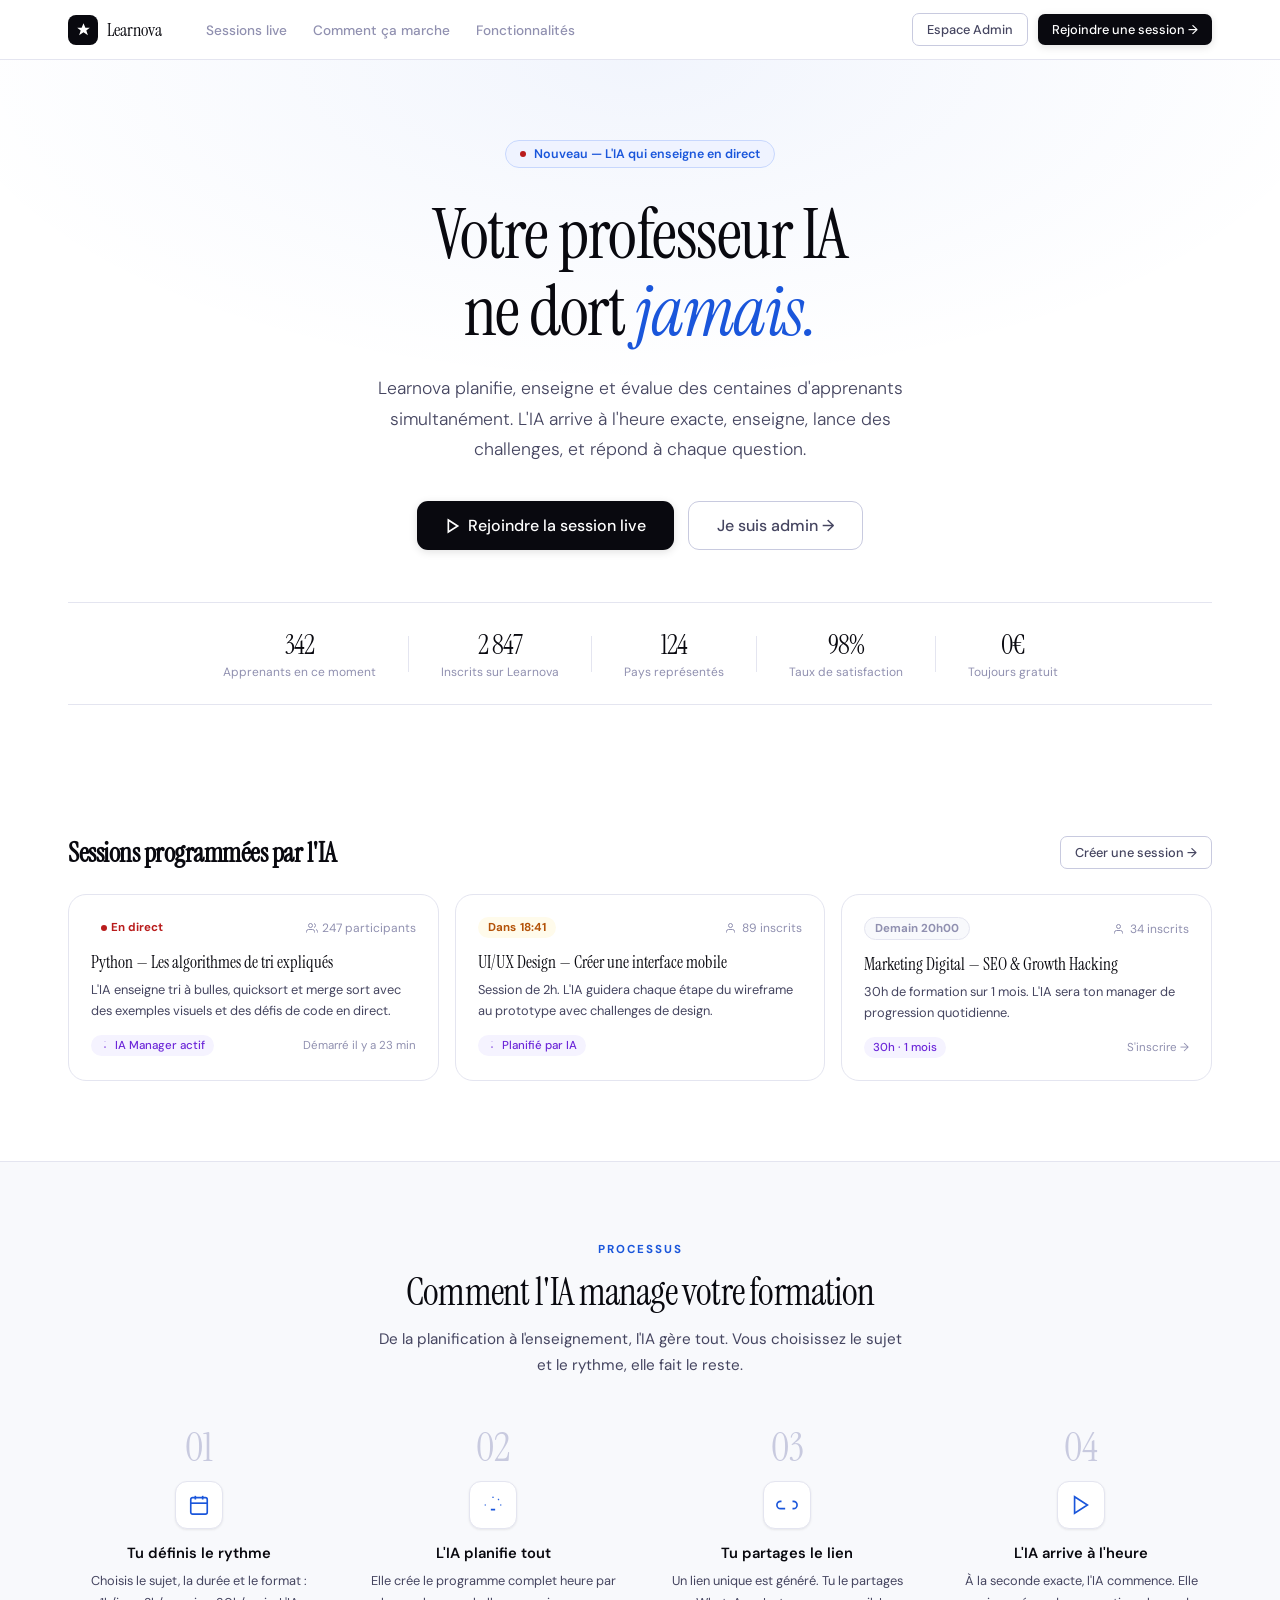
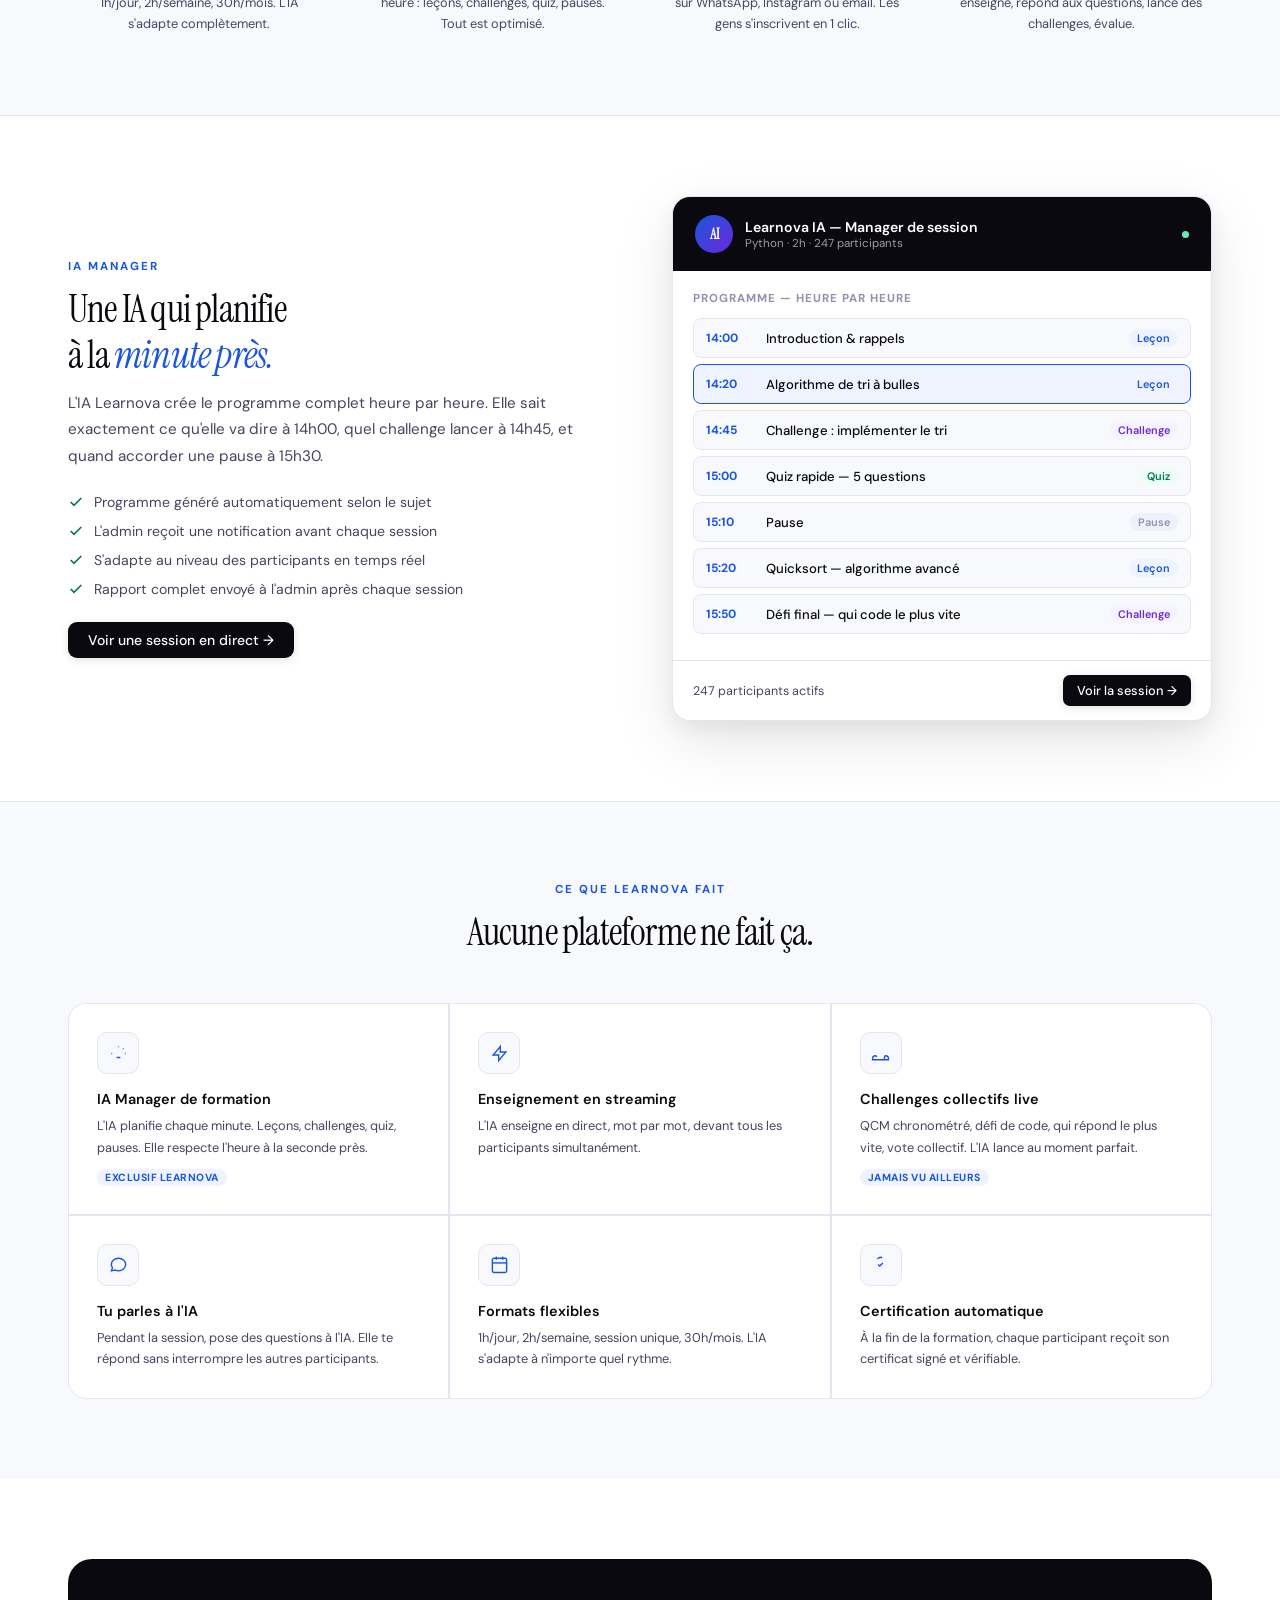
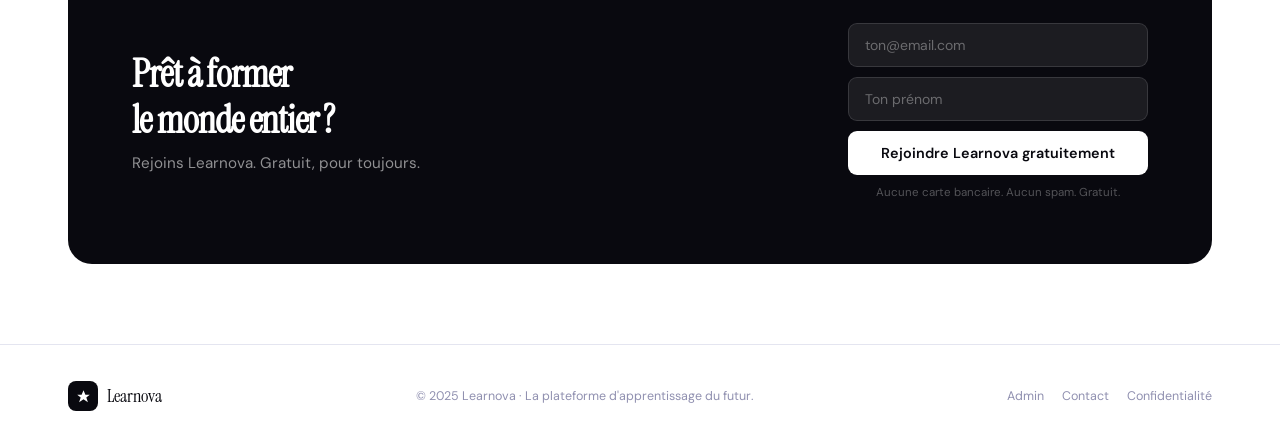
<file: index-8.html>
<!DOCTYPE html>
<html lang="fr">
<head>
<meta charset="UTF-8"/>
<meta name="viewport" content="width=device-width, initial-scale=1.0"/>
<title>Learnova — L'IA qui vous enseigne en direct</title>
<link rel="stylesheet" href="style.css"/>
<style>
body { padding-top:60px; }

/* HERO */
.hero { padding:80px 0 60px; text-align:center; position:relative; overflow:hidden; }
.hero::before { content:''; position:absolute; inset:0; background:radial-gradient(ellipse 80% 60% at 50% 0%, rgba(26,86,219,.06) 0%, transparent 70%); pointer-events:none; }
.hero-eyebrow { display:inline-flex; align-items:center; gap:8px; background:var(--al); border:1px solid var(--am); color:var(--accent); padding:5px 14px; border-radius:100px; font-size:.78rem; font-weight:600; margin-bottom:28px; }
.hero h1 { font-family:var(--h); font-size:clamp(2.8rem,5.5vw,4.4rem); font-weight:400; line-height:1.1; letter-spacing:-1.5px; margin-bottom:22px; }
.hero h1 em { font-style:italic; color:var(--accent); }
.hero-sub { font-size:1.1rem; color:var(--text2); line-height:1.75; max-width:580px; margin:0 auto 36px; font-weight:300; }
.hero-actions { display:flex; gap:14px; justify-content:center; flex-wrap:wrap; margin-bottom:52px; }

/* STATS */
.hero-stats { display:flex; align-items:center; justify-content:center; gap:32px; padding:24px 0; border-top:1px solid var(--border); border-bottom:1px solid var(--border); margin-bottom:70px; flex-wrap:wrap; }
.hs-num { font-family:var(--h); font-size:1.7rem; color:var(--text); letter-spacing:-1px; }
.hs-label { font-size:.75rem; color:var(--text3); margin-top:2px; }
.hs-div { width:1px; height:36px; background:var(--border); }

/* SESSIONS GRID */
.sessions-grid { display:grid; grid-template-columns:repeat(3,1fr); gap:16px; margin-bottom:80px; }
.session-card { background:var(--bg); border:1px solid var(--border); border-radius:18px; padding:22px; cursor:pointer; transition:all .25s; position:relative; overflow:hidden; }
.session-card:hover { border-color:var(--border2); box-shadow:var(--sh2); transform:translateY(-3px); }
.session-card::before { content:''; position:absolute; top:0; left:0; right:0; height:2px; background:linear-gradient(90deg,var(--accent),#6d28d9); opacity:0; transition:opacity .25s; }
.session-card:hover::before { opacity:1; }
.sc-top { display:flex; align-items:center; justify-content:space-between; margin-bottom:14px; }
.sc-participants { font-size:.75rem; color:var(--text3); display:flex; align-items:center; gap:4px; }
.sc-title { font-family:var(--h); font-size:1.05rem; margin-bottom:6px; line-height:1.3; }
.sc-desc { font-size:.8rem; color:var(--text2); line-height:1.6; margin-bottom:14px; }
.sc-meta { display:flex; align-items:center; gap:10px; }
.sc-ai-tag { display:flex; align-items:center; gap:5px; font-size:.72rem; color:var(--purple); background:var(--pl); padding:3px 9px; border-radius:100px; font-weight:500; }
.sc-time { font-size:.72rem; color:var(--text3); margin-left:auto; }
.sc-countdown { font-family:var(--h); font-size:1.1rem; color:var(--accent); margin-top:10px; }

/* HOW IT WORKS */
.how-section { padding:80px 0; background:var(--bg2); border-top:1px solid var(--border); border-bottom:1px solid var(--border); }
.how-grid { display:grid; grid-template-columns:repeat(4,1fr); gap:32px; margin-top:48px; }
.how-step { text-align:center; padding:0 8px; }
.how-num { font-family:var(--h); font-size:2.5rem; color:var(--border2); line-height:1; margin-bottom:14px; }
.how-icon { width:48px; height:48px; border-radius:12px; background:var(--bg); border:1px solid var(--border); display:flex; align-items:center; justify-content:center; margin:0 auto 14px; box-shadow:var(--sh1); }
.how-icon svg { width:22px; height:22px; color:var(--accent); }
.how-step h3 { font-size:.92rem; font-weight:600; margin-bottom:7px; }
.how-step p { font-size:.8rem; color:var(--text2); line-height:1.7; }

/* AI MANAGER DEMO */
.aim-grid { display:grid; grid-template-columns:1fr 1fr; gap:64px; align-items:center; padding:80px 0; }
.aim-ui { background:var(--bg); border:1px solid var(--border); border-radius:18px; overflow:hidden; box-shadow:var(--sh3); }
.aim-header { background:var(--text); padding:18px 22px; display:flex; align-items:center; gap:12px; }
.aim-ai-av { width:38px; height:38px; border-radius:50%; background:linear-gradient(135deg,var(--accent),#6d28d9); display:flex; align-items:center; justify-content:center; font-size:.9rem; font-weight:700; color:#fff; font-family:var(--h); flex-shrink:0; }
.aim-ai-name { font-size:.88rem; font-weight:600; color:#fff; }
.aim-ai-status { font-size:.72rem; color:rgba(255,255,255,.6); }
.aim-online { width:7px; height:7px; border-radius:50%; background:#6ee7b7; margin-left:auto; animation:pulse 2s infinite; }
.aim-body { padding:20px; }
.aim-plan-title { font-size:.72rem; font-weight:700; text-transform:uppercase; letter-spacing:1px; color:var(--text3); margin-bottom:12px; }
.aim-slot { display:flex; align-items:center; gap:12px; padding:10px 12px; background:var(--bg2); border-radius:8px; border:1px solid var(--border); margin-bottom:6px; transition:all .15s; }
.aim-slot.active-slot { border-color:var(--accent); background:var(--al); }
.aim-slot-time { font-size:.75rem; font-weight:700; color:var(--accent); width:48px; flex-shrink:0; }
.aim-slot-topic { font-size:.82rem; font-weight:500; flex:1; }
.aim-slot-type { font-size:.68rem; padding:2px 8px; border-radius:100px; font-weight:600; }
.slot-lesson { background:var(--al); color:var(--accent); }
.slot-challenge { background:var(--pl); color:var(--purple); }
.slot-quiz { background:var(--gl); color:var(--green); }
.slot-break { background:var(--bg3); color:var(--text3); }
.aim-footer { border-top:1px solid var(--border); padding:14px 20px; display:flex; align-items:center; justify-content:space-between; }

/* FEATURES */
.features-section { padding:80px 0; background:var(--bg2); border-top:1px solid var(--border); }
.feat-grid { display:grid; grid-template-columns:repeat(3,1fr); gap:2px; background:var(--border); border:1px solid var(--border); border-radius:18px; overflow:hidden; margin-top:48px; }
.feat { background:var(--bg); padding:28px; transition:background .2s; }
.feat:hover { background:var(--bg2); }
.feat-icon { width:42px; height:42px; border-radius:10px; background:var(--bg2); border:1px solid var(--border); display:flex; align-items:center; justify-content:center; margin-bottom:16px; }
.feat-icon svg { width:19px; height:19px; color:var(--accent); }
.feat h3 { font-size:.9rem; font-weight:600; margin-bottom:7px; }
.feat p { font-size:.8rem; color:var(--text2); line-height:1.7; }
.feat-new { display:inline-block; font-size:.65rem; font-weight:700; background:var(--al); color:var(--accent); padding:2px 8px; border-radius:100px; margin-top:10px; text-transform:uppercase; letter-spacing:.5px; }

/* CTA */
.cta-section { padding:80px 0; }
.cta-box { background:var(--text); border-radius:24px; padding:64px; display:grid; grid-template-columns:1fr auto; gap:48px; align-items:center; }
.cta-box h2 { font-family:var(--h); font-size:clamp(1.8rem,3vw,2.4rem); color:#fff; line-height:1.2; margin-bottom:10px; letter-spacing:-.8px; }
.cta-box p { font-size:.95rem; color:rgba(255,255,255,.55); }
.cta-form { display:flex; flex-direction:column; gap:10px; min-width:300px; }
.cta-inp { background:rgba(255,255,255,.08); border:1px solid rgba(255,255,255,.12); border-radius:9px; padding:12px 16px; color:#fff; font-family:var(--b); font-size:.875rem; outline:none; transition:border-color .2s; }
.cta-inp:focus { border-color:rgba(255,255,255,.35); }
.cta-inp::placeholder { color:rgba(255,255,255,.35); }
.cta-submit { background:#fff; color:var(--text); border:none; border-radius:9px; padding:13px; font-family:var(--b); font-size:.9rem; font-weight:600; cursor:pointer; transition:all .2s; }
.cta-submit:hover { background:#f0f1f8; }
.cta-note { font-size:.72rem; color:rgba(255,255,255,.3); text-align:center; }
.cta-success { color:#fff; font-size:.85rem; display:none; background:rgba(4,120,87,.2); border:1px solid rgba(167,243,208,.3); border-radius:8px; padding:10px; text-align:center; }
.cta-success.show { display:block; }

/* FOOTER */
footer { border-top:1px solid var(--border); padding:36px 0 24px; }
.footer-inner { display:flex; align-items:center; justify-content:space-between; flex-wrap:wrap; gap:16px; }
.footer-inner p { font-size:.78rem; color:var(--text3); }
.footer-links { display:flex; gap:18px; }
.footer-links a { font-size:.78rem; color:var(--text3); text-decoration:none; }
.footer-links a:hover { color:var(--text); }

@media(max-width:960px) {
  .sessions-grid,.how-grid,.aim-grid { grid-template-columns:1fr 1fr; }
  .feat-grid { grid-template-columns:1fr 1fr; }
  .cta-box { grid-template-columns:1fr; }
}
@media(max-width:640px) {
  .sessions-grid,.how-grid,.feat-grid { grid-template-columns:1fr; }
  .hero-stats { gap:16px; }
  .hs-div { display:none; }
  .cta-box { padding:36px 20px; }
  .cta-form { min-width:unset; }
}
</style>
</head>
<body>

<!-- NAV -->
<nav class="ln-nav">
  <div class="ln-nav-inner">
    <a href="index.html" class="ln-logo">
      <div class="ln-logo-mark"><svg viewBox="0 0 24 24" fill="none"><path d="M12 2L15 9H22L16.5 13.5L19 21L12 16.5L5 21L7.5 13.5L2 9H9L12 2Z" fill="white"/></svg></div>
      <span class="ln-logo-name">Learnova</span>
    </a>
    <ul class="ln-nav-links">
      <li><a href="#sessions">Sessions live</a></li>
      <li><a href="#how">Comment ça marche</a></li>
      <li><a href="#features">Fonctionnalités</a></li>
    </ul>
    <div class="ln-nav-right">
      <a href="admin.html" class="btn btn-ghost btn-sm">Espace Admin</a>
      <a href="waiting.html" class="btn btn-dark btn-sm">Rejoindre une session →</a>
    </div>
  </div>
</nav>

<!-- HERO -->
<section class="hero">
  <div class="container">
    <div class="hero-eyebrow fade-up"><span class="pulse"></span> Nouveau — L'IA qui enseigne en direct</div>
    <h1 class="fade-up-1">Votre professeur IA<br/>ne dort <em>jamais.</em></h1>
    <p class="hero-sub fade-up-2">Learnova planifie, enseigne et évalue des centaines d'apprenants simultanément. L'IA arrive à l'heure exacte, enseigne, lance des challenges, et répond à chaque question.</p>
    <div class="hero-actions fade-up-3">
      <a href="waiting.html" class="btn btn-dark btn-lg">
        <svg width="16" height="16" viewBox="0 0 24 24" fill="none" stroke="currentColor" stroke-width="2.5"><polygon points="5 3 19 12 5 21 5 3"/></svg>
        Rejoindre la session live
      </a>
      <a href="admin.html" class="btn btn-ghost btn-lg">Je suis admin →</a>
    </div>
    <div class="hero-stats reveal">
      <div class="text-center"><div class="hs-num" id="liveCount">342</div><div class="hs-label">Apprenants en ce moment</div></div>
      <div class="hs-div"></div>
      <div class="text-center"><div class="hs-num">2 847</div><div class="hs-label">Inscrits sur Learnova</div></div>
      <div class="hs-div"></div>
      <div class="text-center"><div class="hs-num">124</div><div class="hs-label">Pays représentés</div></div>
      <div class="hs-div"></div>
      <div class="text-center"><div class="hs-num">98%</div><div class="hs-label">Taux de satisfaction</div></div>
      <div class="hs-div"></div>
      <div class="text-center"><div class="hs-num">0€</div><div class="hs-label">Toujours gratuit</div></div>
    </div>
  </div>
</section>

<!-- SESSIONS LIVE -->
<section id="sessions" style="padding-bottom:0;">
  <div class="container">
    <div style="display:flex;align-items:center;justify-content:space-between;margin-bottom:24px;">
      <h2 style="font-family:var(--h);font-size:1.7rem;letter-spacing:-.5px;">Sessions programmées par l'IA</h2>
      <a href="admin.html" class="btn btn-ghost btn-sm">Créer une session →</a>
    </div>
    <div class="sessions-grid">
      <div class="session-card reveal" onclick="window.location='live.html'">
        <div class="sc-top">
          <span class="badge badge-live"><span class="pulse"></span> En direct</span>
          <span class="sc-participants">
            <svg width="12" height="12" viewBox="0 0 24 24" fill="none" stroke="currentColor" stroke-width="2"><path d="M17 21v-2a4 4 0 00-4-4H5a4 4 0 00-4 4v2"/><circle cx="9" cy="7" r="4"/><path d="M23 21v-2a4 4 0 00-3-3.87m-4-12a4 4 0 010 7.75"/></svg>
            247 participants
          </span>
        </div>
        <div class="sc-title">Python — Les algorithmes de tri expliqués</div>
        <div class="sc-desc">L'IA enseigne tri à bulles, quicksort et merge sort avec des exemples visuels et des défis de code en direct.</div>
        <div class="sc-meta">
          <span class="sc-ai-tag"><svg width="10" height="10" viewBox="0 0 24 24" fill="none" stroke="currentColor" stroke-width="2"><path d="M9.663 17h4.673M12 3v1"/></svg> IA Manager actif</span>
          <span class="sc-time">Démarré il y a 23 min</span>
        </div>
      </div>
      <div class="session-card reveal" onclick="window.location='waiting.html'">
        <div class="sc-top">
          <span class="badge badge-soon">Dans <span id="cd1">18:42</span></span>
          <span class="sc-participants">
            <svg width="12" height="12" viewBox="0 0 24 24" fill="none" stroke="currentColor" stroke-width="2"><path d="M17 21v-2a4 4 0 00-4-4H5a4 4 0 00-4 4v2"/><circle cx="9" cy="7" r="4"/></svg>
            89 inscrits
          </span>
        </div>
        <div class="sc-title">UI/UX Design — Créer une interface mobile</div>
        <div class="sc-desc">Session de 2h. L'IA guidera chaque étape du wireframe au prototype avec challenges de design.</div>
        <div class="sc-meta">
          <span class="sc-ai-tag"><svg width="10" height="10" viewBox="0 0 24 24" fill="none" stroke="currentColor" stroke-width="2"><path d="M9.663 17h4.673M12 3v1"/></svg> Planifié par IA</span>
        </div>
      </div>
      <div class="session-card reveal" onclick="window.location='waiting.html'">
        <div class="sc-top">
          <span class="badge badge-sched">Demain 20h00</span>
          <span class="sc-participants">
            <svg width="12" height="12" viewBox="0 0 24 24" fill="none" stroke="currentColor" stroke-width="2"><path d="M17 21v-2a4 4 0 00-4-4H5a4 4 0 00-4 4v2"/><circle cx="9" cy="7" r="4"/></svg>
            34 inscrits
          </span>
        </div>
        <div class="sc-title">Marketing Digital — SEO & Growth Hacking</div>
        <div class="sc-desc">30h de formation sur 1 mois. L'IA sera ton manager de progression quotidienne.</div>
        <div class="sc-meta">
          <span class="sc-ai-tag">30h · 1 mois</span>
          <span class="sc-time">S'inscrire →</span>
        </div>
      </div>
    </div>
  </div>
</section>

<!-- HOW IT WORKS -->
<section class="how-section" id="how">
  <div class="container">
    <div style="text-align:center;">
      <div class="eyebrow">Processus</div>
      <h2 class="section-title">Comment l'IA manage votre formation</h2>
      <p class="section-sub" style="margin:0 auto;">De la planification à l'enseignement, l'IA gère tout. Vous choisissez le sujet et le rythme, elle fait le reste.</p>
    </div>
    <div class="how-grid">
      <div class="how-step reveal">
        <div class="how-num">01</div>
        <div class="how-icon"><svg viewBox="0 0 24 24" fill="none" stroke="currentColor" stroke-width="1.8"><rect x="3" y="4" width="18" height="18" rx="2"/><line x1="16" y1="2" x2="16" y2="6"/><line x1="8" y1="2" x2="8" y2="6"/><line x1="3" y1="10" x2="21" y2="10"/></svg></div>
        <h3>Tu définis le rythme</h3>
        <p>Choisis le sujet, la durée et le format : 1h/jour, 2h/semaine, 30h/mois. L'IA s'adapte complètement.</p>
      </div>
      <div class="how-step reveal">
        <div class="how-num">02</div>
        <div class="how-icon"><svg viewBox="0 0 24 24" fill="none" stroke="currentColor" stroke-width="1.8"><path d="M9.663 17h4.673M12 3v1m6.364 1.636l-.707.707M21 12h-1M4 12H3"/></svg></div>
        <h3>L'IA planifie tout</h3>
        <p>Elle crée le programme complet heure par heure : leçons, challenges, quiz, pauses. Tout est optimisé.</p>
      </div>
      <div class="how-step reveal">
        <div class="how-num">03</div>
        <div class="how-icon"><svg viewBox="0 0 24 24" fill="none" stroke="currentColor" stroke-width="1.8"><path d="M18 8h1a4 4 0 010 8h-1m-8 0H5a4 4 0 010-8h1"/></svg></div>
        <h3>Tu partages le lien</h3>
        <p>Un lien unique est généré. Tu le partages sur WhatsApp, Instagram ou email. Les gens s'inscrivent en 1 clic.</p>
      </div>
      <div class="how-step reveal">
        <div class="how-num">04</div>
        <div class="how-icon"><svg viewBox="0 0 24 24" fill="none" stroke="currentColor" stroke-width="1.8"><polygon points="5 3 19 12 5 21 5 3"/></svg></div>
        <h3>L'IA arrive à l'heure</h3>
        <p>À la seconde exacte, l'IA commence. Elle enseigne, répond aux questions, lance des challenges, évalue.</p>
      </div>
    </div>
  </div>
</section>

<!-- AI MANAGER DEMO -->
<section>
  <div class="container">
    <div class="aim-grid">
      <div>
        <div class="eyebrow">IA Manager</div>
        <h2 class="section-title">Une IA qui planifie<br/>à la <em style="font-style:italic;color:var(--accent);">minute près.</em></h2>
        <p style="font-size:.95rem;color:var(--text2);line-height:1.75;margin-bottom:24px;">L'IA Learnova crée le programme complet heure par heure. Elle sait exactement ce qu'elle va dire à 14h00, quel challenge lancer à 14h45, et quand accorder une pause à 15h30.</p>
        <ul style="list-style:none;display:flex;flex-direction:column;gap:11px;">
          <li style="display:flex;align-items:center;gap:10px;font-size:.88rem;color:var(--text2);"><svg width="16" height="16" viewBox="0 0 24 24" fill="none" stroke="var(--green)" stroke-width="2.5"><polyline points="20 6 9 17 4 12"/></svg>Programme généré automatiquement selon le sujet</li>
          <li style="display:flex;align-items:center;gap:10px;font-size:.88rem;color:var(--text2);"><svg width="16" height="16" viewBox="0 0 24 24" fill="none" stroke="var(--green)" stroke-width="2.5"><polyline points="20 6 9 17 4 12"/></svg>L'admin reçoit une notification avant chaque session</li>
          <li style="display:flex;align-items:center;gap:10px;font-size:.88rem;color:var(--text2);"><svg width="16" height="16" viewBox="0 0 24 24" fill="none" stroke="var(--green)" stroke-width="2.5"><polyline points="20 6 9 17 4 12"/></svg>S'adapte au niveau des participants en temps réel</li>
          <li style="display:flex;align-items:center;gap:10px;font-size:.88rem;color:var(--text2);"><svg width="16" height="16" viewBox="0 0 24 24" fill="none" stroke="var(--green)" stroke-width="2.5"><polyline points="20 6 9 17 4 12"/></svg>Rapport complet envoyé à l'admin après chaque session</li>
        </ul>
        <div style="margin-top:24px;">
          <a href="live.html" class="btn btn-dark">Voir une session en direct →</a>
        </div>
      </div>
      <div class="aim-ui reveal">
        <div class="aim-header">
          <div class="aim-ai-av">AI</div>
          <div><div class="aim-ai-name">Learnova IA — Manager de session</div><div class="aim-ai-status">Python · 2h · 247 participants</div></div>
          <div class="aim-online"></div>
        </div>
        <div class="aim-body">
          <div class="aim-plan-title">Programme — Heure par heure</div>
          <div class="aim-slot"><span class="aim-slot-time">14:00</span><span class="aim-slot-topic">Introduction & rappels</span><span class="aim-slot-type slot-lesson">Leçon</span></div>
          <div class="aim-slot active-slot"><span class="aim-slot-time">14:20</span><span class="aim-slot-topic">Algorithme de tri à bulles</span><span class="aim-slot-type slot-lesson">Leçon</span></div>
          <div class="aim-slot"><span class="aim-slot-time">14:45</span><span class="aim-slot-topic">Challenge : implémenter le tri</span><span class="aim-slot-type slot-challenge">Challenge</span></div>
          <div class="aim-slot"><span class="aim-slot-time">15:00</span><span class="aim-slot-topic">Quiz rapide — 5 questions</span><span class="aim-slot-type slot-quiz">Quiz</span></div>
          <div class="aim-slot"><span class="aim-slot-time">15:10</span><span class="aim-slot-topic">Pause</span><span class="aim-slot-type slot-break">Pause</span></div>
          <div class="aim-slot"><span class="aim-slot-time">15:20</span><span class="aim-slot-topic">Quicksort — algorithme avancé</span><span class="aim-slot-type slot-lesson">Leçon</span></div>
          <div class="aim-slot"><span class="aim-slot-time">15:50</span><span class="aim-slot-topic">Défi final — qui code le plus vite</span><span class="aim-slot-type slot-challenge">Challenge</span></div>
        </div>
        <div class="aim-footer">
          <span style="font-size:.78rem;color:var(--text2);">247 participants actifs</span>
          <a href="live.html" class="btn btn-dark btn-sm">Voir la session →</a>
        </div>
      </div>
    </div>
  </div>
</section>

<!-- FEATURES -->
<section class="features-section" id="features">
  <div class="container">
    <div style="text-align:center;">
      <div class="eyebrow">Ce que Learnova fait</div>
      <h2 class="section-title">Aucune plateforme ne fait ça.</h2>
    </div>
    <div class="feat-grid">
      <div class="feat reveal"><div class="feat-icon"><svg viewBox="0 0 24 24" fill="none" stroke="currentColor" stroke-width="1.8"><path d="M9.663 17h4.673M12 3v1m6.364 1.636l-.707.707M21 12h-1M4 12H3"/></svg></div><h3>IA Manager de formation</h3><p>L'IA planifie chaque minute. Leçons, challenges, quiz, pauses. Elle respecte l'heure à la seconde près.</p><span class="feat-new">Exclusif Learnova</span></div>
      <div class="feat reveal"><div class="feat-icon"><svg viewBox="0 0 24 24" fill="none" stroke="currentColor" stroke-width="1.8"><path d="M13 10V3L4 14h7v7l9-11h-7z"/></svg></div><h3>Enseignement en streaming</h3><p>L'IA enseigne en direct, mot par mot, devant tous les participants simultanément.</p></div>
      <div class="feat reveal"><div class="feat-icon"><svg viewBox="0 0 24 24" fill="none" stroke="currentColor" stroke-width="1.8"><path d="M17 20h5v-2a3 3 0 00-5.356-1.857M17 20H7m10 0v-2c0-.656-.126-1.283-.356-1.857M7 20H2v-2a3 3 0 015.356-1.857"/></svg></div><h3>Challenges collectifs live</h3><p>QCM chronométré, défi de code, qui répond le plus vite, vote collectif. L'IA lance au moment parfait.</p><span class="feat-new">Jamais vu ailleurs</span></div>
      <div class="feat reveal"><div class="feat-icon"><svg viewBox="0 0 24 24" fill="none" stroke="currentColor" stroke-width="1.8"><path d="M8 12h.01M12 12h.01M16 12h.01M21 12c0 4.418-4.03 8-9 8a9.863 9.863 0 01-4.255-.949L3 20l1.395-3.72C3.512 15.042 3 13.574 3 12c0-4.418 4.03-8 9-8s9 3.582 9 8z"/></svg></div><h3>Tu parles à l'IA</h3><p>Pendant la session, pose des questions à l'IA. Elle te répond sans interrompre les autres participants.</p></div>
      <div class="feat reveal"><div class="feat-icon"><svg viewBox="0 0 24 24" fill="none" stroke="currentColor" stroke-width="1.8"><rect x="3" y="4" width="18" height="18" rx="2"/><line x1="16" y1="2" x2="16" y2="6"/><line x1="8" y1="2" x2="8" y2="6"/><line x1="3" y1="10" x2="21" y2="10"/></svg></div><h3>Formats flexibles</h3><p>1h/jour, 2h/semaine, session unique, 30h/mois. L'IA s'adapte à n'importe quel rythme.</p></div>
      <div class="feat reveal"><div class="feat-icon"><svg viewBox="0 0 24 24" fill="none" stroke="currentColor" stroke-width="1.8"><path d="M9 12l2 2 4-4M7.835 4.697a3.42 3.42 0 001.946-.806 3.42 3.42 0 014.438 0"/></svg></div><h3>Certification automatique</h3><p>À la fin de la formation, chaque participant reçoit son certificat signé et vérifiable.</p></div>
    </div>
  </div>
</section>

<!-- CTA -->
<section class="cta-section">
  <div class="container">
    <div class="cta-box">
      <div>
        <h2>Prêt à former<br/>le monde entier ?</h2>
        <p>Rejoins Learnova. Gratuit, pour toujours.</p>
      </div>
      <div class="cta-form">
        <input class="cta-inp" id="ctaEmail" type="email" placeholder="ton@email.com"/>
        <input class="cta-inp" id="ctaName" type="text" placeholder="Ton prénom"/>
        <button class="cta-submit" onclick="ctaJoin()">Rejoindre Learnova gratuitement</button>
        <div class="cta-note">Aucune carte bancaire. Aucun spam. Gratuit.</div>
        <div class="cta-success" id="ctaSuccess">Bienvenue sur Learnova ! À très bientôt.</div>
      </div>
    </div>
  </div>
</section>

<!-- FOOTER -->
<footer>
  <div class="container">
    <div class="footer-inner">
      <a href="index.html" class="ln-logo"><div class="ln-logo-mark"><svg viewBox="0 0 24 24" fill="none"><path d="M12 2L15 9H22L16.5 13.5L19 21L12 16.5L5 21L7.5 13.5L2 9H9L12 2Z" fill="white"/></svg></div><span class="ln-logo-name">Learnova</span></a>
      <p>© 2025 Learnova · La plateforme d'apprentissage du futur.</p>
      <div class="footer-links"><a href="admin.html">Admin</a><a href="#">Contact</a><a href="#">Confidentialité</a></div>
    </div>
  </div>
</footer>

<script src="js/app.js"></script>
<script>
// Scroll reveal
const obs = new IntersectionObserver(entries => {
  entries.forEach(e => { if(e.isIntersecting) e.target.classList.add('visible'); });
}, { threshold:0.08 });
document.querySelectorAll('.reveal').forEach(el => obs.observe(el));

// Live count animation
let lc = 342;
setInterval(() => {
  lc += Math.random() > .5 ? 1 : -1;
  lc = Math.max(330, Math.min(360, lc));
  const el = document.getElementById('liveCount');
  if(el) el.textContent = lc;
}, 3000);

// Countdown
let cd = 18*60+42;
setInterval(() => {
  cd = Math.max(0, cd-1);
  const el = document.getElementById('cd1');
  if(el) el.textContent = `${Math.floor(cd/60).toString().padStart(2,'0')}:${(cd%60).toString().padStart(2,'0')}`;
}, 1000);

// CTA
function ctaJoin() {
  const e = document.getElementById('ctaEmail').value.trim();
  const n = document.getElementById('ctaName').value.trim();
  if(!e || !e.includes('@')) { alert('Entre une adresse email valide.'); return; }
  if(!n) { alert('Entre ton prénom.'); return; }
  document.getElementById('ctaSuccess').classList.add('show');
  document.getElementById('ctaEmail').value = '';
  document.getElementById('ctaName').value = '';
  showToast(`Bienvenue ${n} sur Learnova !`);
}
</script>
</body>
</html>
</file>
<file: style.css>
/* ============================================================
   LEARNOVA — CSS Global (css/style.css)
   Chargé par toutes les pages
   ============================================================ */

@import url('https://fonts.googleapis.com/css2?family=Instrument+Serif:ital@0;1&family=DM+Sans:opsz,wght@9..40,300;9..40,400;9..40,500;9..40,600&display=swap');

:root {
  --bg:#ffffff; --bg2:#f8f9fc; --bg3:#f0f1f8;
  --border:#e4e5f0; --border2:#c8cadf;
  --text:#09090f; --text2:#454560; --text3:#9090b0;
  --accent:#1a56db; --al:#eff3ff; --am:#c7d7fd;
  --green:#047857; --gl:#ecfdf5; --gm:#a7f3d0;
  --red:#b91c1c; --rl:#fef2f2;
  --gold:#b45309; --goldl:#fffbeb;
  --purple:#6d28d9; --pl:#f5f3ff;
  --sh1:0 1px 3px rgba(0,0,0,.05),0 1px 2px rgba(0,0,0,.03);
  --sh2:0 4px 20px rgba(0,0,0,.07),0 2px 8px rgba(0,0,0,.04);
  --sh3:0 20px 60px rgba(0,0,0,.10),0 8px 20px rgba(0,0,0,.05);
  --sh4:0 40px 100px rgba(0,0,0,.13);
  --r:10px; --rl:18px;
  --h:'Instrument Serif',serif;
  --b:'DM Sans',sans-serif;
}

*, *::before, *::after { box-sizing:border-box; margin:0; padding:0; }
html { scroll-behavior:smooth; font-size:16px; }
body { background:var(--bg); color:var(--text); font-family:var(--b); -webkit-font-smoothing:antialiased; overflow-x:hidden; }

/* ── SHARED NAV ── */
.ln-nav {
  position:fixed; top:0; left:0; right:0; z-index:500;
  background:rgba(255,255,255,.92); backdrop-filter:blur(20px);
  border-bottom:1px solid var(--border); height:60px;
}
.ln-nav-inner {
  max-width:1200px; margin:0 auto; padding:0 28px;
  height:100%; display:flex; align-items:center; gap:24px;
}
.ln-logo { display:flex; align-items:center; gap:9px; text-decoration:none; }
.ln-logo-mark {
  width:30px; height:30px; border-radius:8px; background:var(--text);
  display:flex; align-items:center; justify-content:center; flex-shrink:0;
}
.ln-logo-mark svg { width:15px; height:15px; }
.ln-logo-name { font-family:var(--h); font-size:1.15rem; color:var(--text); }
.ln-nav-links { display:flex; gap:2px; list-style:none; margin-left:8px; }
.ln-nav-links a {
  padding:6px 12px; border-radius:7px; color:var(--text3);
  font-size:.85rem; font-weight:500; text-decoration:none; cursor:pointer; transition:all .15s;
}
.ln-nav-links a:hover { background:var(--bg2); color:var(--text); }
.ln-nav-right { margin-left:auto; display:flex; align-items:center; gap:10px; }

/* ── BUTTONS ── */
.btn {
  display:inline-flex; align-items:center; gap:7px;
  padding:9px 20px; border-radius:9px; font-family:var(--b);
  font-weight:500; font-size:.875rem; cursor:pointer; border:none;
  transition:all .2s; text-decoration:none;
}
.btn-ghost { background:transparent; border:1px solid var(--border2); color:var(--text2); }
.btn-ghost:hover { background:var(--bg2); }
.btn-dark { background:var(--text); color:#fff; box-shadow:0 2px 8px rgba(0,0,0,.12); }
.btn-dark:hover { background:#1a1a2e; transform:translateY(-1px); box-shadow:var(--sh2); }
.btn-accent { background:var(--accent); color:#fff; box-shadow:0 2px 12px rgba(26,86,219,.25); }
.btn-accent:hover { background:#1448c0; transform:translateY(-1px); }
.btn-green { background:var(--green); color:#fff; }
.btn-green:hover { background:#065f46; }
.btn-red { background:var(--red); color:#fff; }
.btn-lg { padding:13px 28px; font-size:1rem; border-radius:11px; }
.btn-sm { padding:7px 14px; font-size:.8rem; border-radius:7px; }

/* ── BADGES ── */
.badge { display:inline-flex; align-items:center; gap:4px; font-size:.72rem; font-weight:700; padding:3px 10px; border-radius:100px; }
.badge-live { background:var(--rl); color:var(--red); }
.badge-soon { background:var(--goldl); color:var(--gold); }
.badge-sched { background:var(--bg2); color:var(--text3); border:1px solid var(--border); }
.badge-ai { background:var(--pl); color:var(--purple); }
.badge-pub { background:var(--gl); color:var(--green); }
.badge-draft { background:var(--bg3); color:var(--text3); border:1px solid var(--border); }

/* ── FORMS ── */
.form-group { display:flex; flex-direction:column; gap:6px; }
.form-label { font-size:.8rem; font-weight:500; color:var(--text); }
.form-input, .form-select, .form-textarea {
  border:1px solid var(--border2); border-radius:8px;
  padding:10px 13px; font-family:var(--b); font-size:.85rem;
  color:var(--text); background:var(--bg2); outline:none;
  transition:border-color .2s; width:100%;
}
.form-input:focus, .form-select:focus, .form-textarea:focus {
  border-color:var(--accent); background:var(--bg);
}
.form-textarea { resize:vertical; min-height:70px; }
.form-select { cursor:pointer; }

/* ── CARDS ── */
.card { background:var(--bg); border:1px solid var(--border); border-radius:var(--rl); padding:24px; }
.card:hover { box-shadow:var(--sh2); }

/* ── PULSE / LIVE DOT ── */
.pulse { width:6px; height:6px; border-radius:50%; background:var(--red); animation:pulse 1.5s infinite; display:inline-block; }
@keyframes pulse { 0%,100%{opacity:1;transform:scale(1);} 50%{opacity:.5;transform:scale(1.6);} }

/* ── ANIMATIONS ── */
@keyframes fadeUp { from{opacity:0;transform:translateY(16px);} to{opacity:1;transform:translateY(0);} }
@keyframes fadeIn { from{opacity:0;} to{opacity:1;} }
@keyframes spin { to{transform:rotate(360deg);} }
.fade-up { animation:fadeUp .5s ease both; }
.fade-up-1 { animation:fadeUp .5s .1s ease both; }
.fade-up-2 { animation:fadeUp .5s .2s ease both; }
.fade-up-3 { animation:fadeUp .5s .3s ease both; }

/* ── SCROLL REVEAL ── */
.reveal { opacity:0; transform:translateY(20px); transition:opacity .5s ease, transform .5s ease; }
.reveal.visible { opacity:1; transform:translateY(0); }

/* ── CONTAINER ── */
.container { max-width:1200px; margin:0 auto; padding:0 28px; }

/* ── CODE BLOCKS ── */
.code-block {
  background:#0f111a; border-radius:var(--r); padding:16px 20px;
  font-family:'Courier New',monospace; font-size:.82rem; line-height:1.7;
  overflow-x:auto; margin:10px 0;
}
.code-block .kw{color:#c084fc;} .code-block .fn{color:#60a5fa;}
.code-block .st{color:#6ee7b7;} .code-block .cm{color:#4b5563;} .code-block .nm{color:#fbbf24;}

/* ── CALLOUT ── */
.callout { border-left:3px solid var(--accent); background:var(--al); border-radius:0 var(--r) var(--r) 0; padding:13px 16px; margin:12px 0; font-size:.85rem; color:var(--text2); line-height:1.6; }
.callout strong { color:var(--accent); display:block; margin-bottom:3px; font-size:.78rem; }
.callout-green { border-color:var(--green); background:var(--gl); }
.callout-green strong { color:var(--green); }

/* ── SECTION HEADERS ── */
.eyebrow { font-size:.72rem; font-weight:700; text-transform:uppercase; letter-spacing:2px; color:var(--accent); margin-bottom:12px; }
.section-title { font-family:var(--h); font-size:clamp(1.8rem,3vw,2.5rem); font-weight:400; letter-spacing:-.8px; line-height:1.2; margin-bottom:12px; }
.section-sub { font-size:.95rem; color:var(--text2); line-height:1.7; max-width:540px; }

/* ── RESPONSIVE ── */
@media(max-width:768px) {
  .ln-nav-links { display:none; }
  .container { padding:0 18px; }
  .hide-mobile { display:none !important; }
}
</file>
